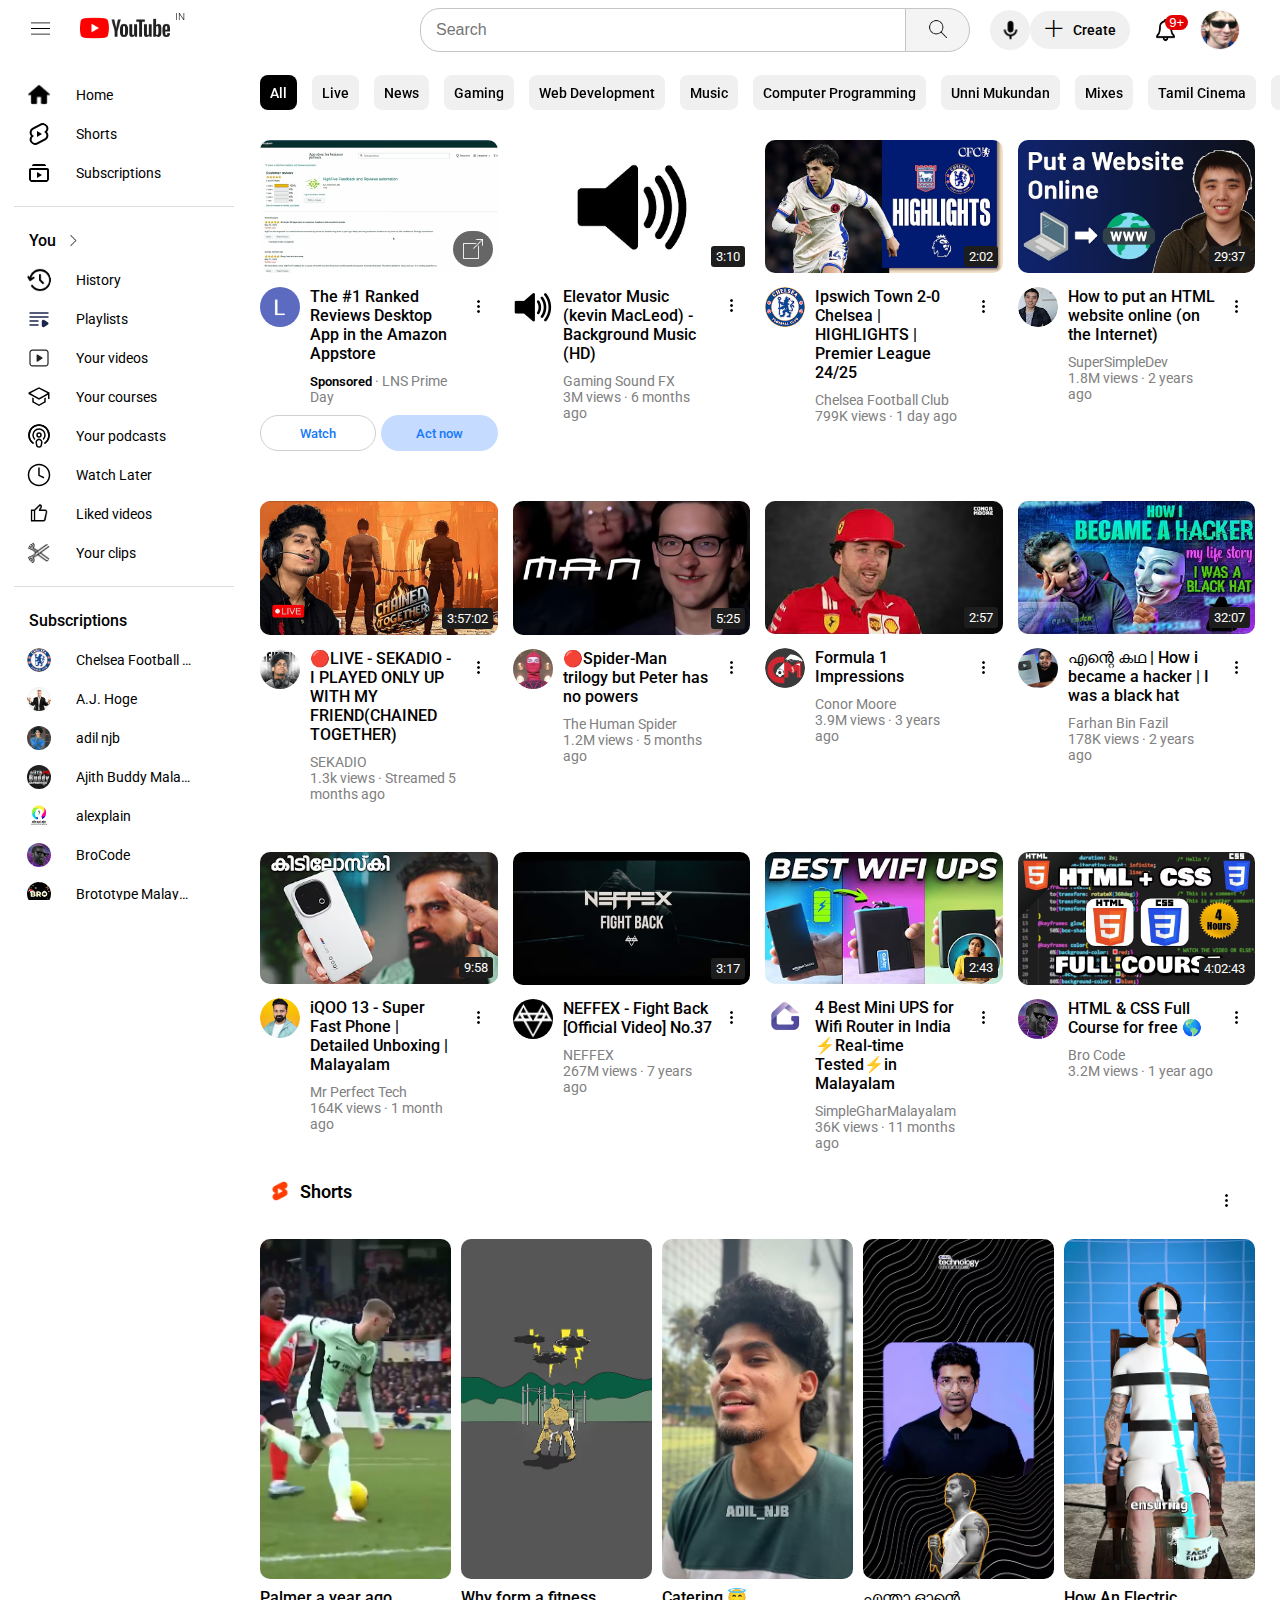
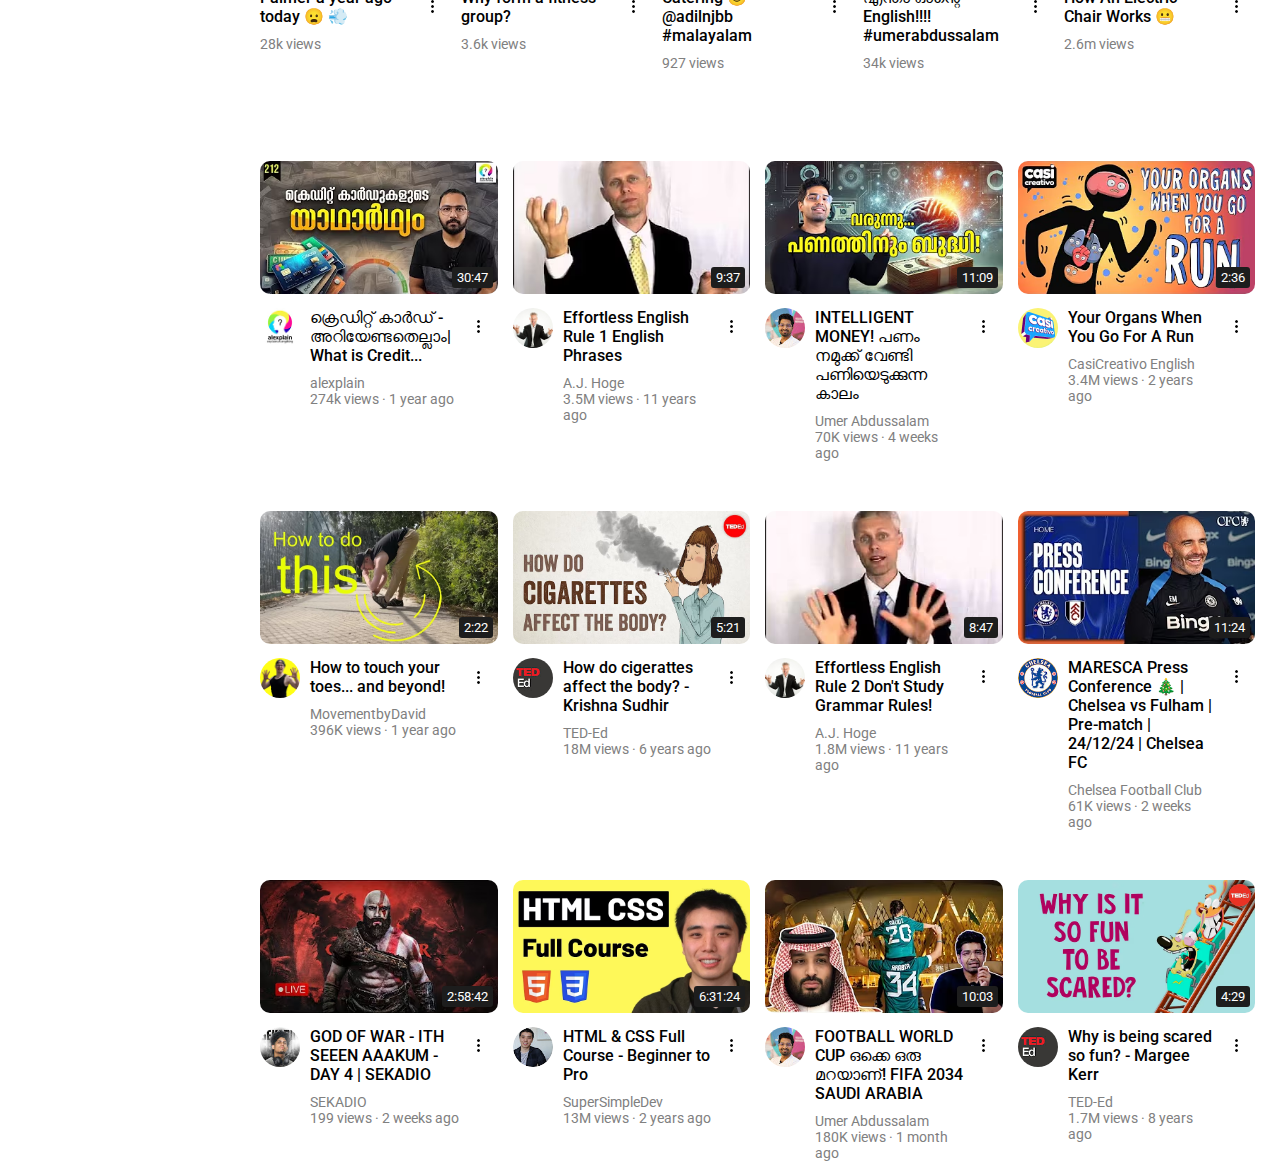
<file: index.html>
<!DOCTYPE html>
<html>
    <head>
        
        <title>YouTube clone</title>

        <link rel="preconnect" href="https://fonts.googleapis.com">
        <link rel="preconnect" href="https://fonts.gstatic.com" crossorigin>
        <link href="https://fonts.googleapis.com/css2?family=Roboto:ital,wght@0,100;0,300;0,400;0,500;0,700;0,900;1,100;1,300;1,400;1,500;1,700;1,900&display=swap" rel="stylesheet">

        <link rel="stylesheet" href="styles/top-header.css">
            <link rel="stylesheet" href="styles/top-header-left-section.css">
            <link rel="stylesheet" href="styles/top-header-middle-section.css">
            <link rel="stylesheet" href="styles/top-header-right-section.css">

        <link rel="stylesheet" href="styles/bottom-header.css">

        <link rel="stylesheet" href="styles/sidebar.css">

        <link rel="stylesheet" href="styles/general.css">

        <link rel="stylesheet" href="styles/main content.css">

        <link rel="stylesheet" href="styles/shorts section.css">

    </head>

    <body>
                                                                <!--top header-->
<!--******************************************************************************************************************************************************************-->
            <div class="top-header">
                                                        <!--top header left section-->
            <!--******************************************************************************-->
                <div class="top-header-left-section">                    
                    <button class="menu-button">
                        <img class="menu-image" src="icons/menu icon.png" alt="">
                    </button>
                    <div class="youtube-logo">
                        <img class="youtube-logo-image" src="icons/youtube-logo-icon.webp" alt="">
                        <p class="youtube-logo-superscript">IN</p>
                    </div>
                </div>
                                                        <!--top header middle section-->
            <!--******************************************************************************-->
                <div class="top-header-middle-section">
                    <div class="search-box-container"><input class="search-box" type="text" name="" id="" placeholder="Search"></div>
                    <button class="search-button">
                        <img class="search-button-image" src="icons/search-icon.png" alt="">
                        <div class="tooltip">Search</div>
                    </button>
                    <button class="voice-search-button">
                        <img class="voice-search-button-image" src="icons/voice search.png" alt="">
                        <div class="tooltip">Search with your voice</div>
                    </button>
                </div>
                                                        <!--top header right section-->
            <!--********************************************************************************-->    
                <div class="top-header-right-section">
                    <button class="create-button">
                        <p class="plus-symbol">&plus;</p>
                        Create
                    </button>
                    <button class="notifications-button">
                        <img class="notifications-button-image" src="icons/bell icon.png" alt="">
                        <div class="tooltip">Notifications</div>
                        <div class="notifications-count">9&plus;</div>
                    </button>
                    <button class="profile-button">
                        <img class="profile-button-image" src="icons/profile.jpg" alt="">
                    </button>
                </div>
            <!--**********************************************************************************-->    
            </div>
                                                                    <!--bottom header-->
<!--*****************************************************************************************************************************************************************-->
            <div class="bottom-header">
                <button style="background-color: black; color: white;">All</button>
                <button>Live</button>
                <button>News</button>
                <button>Gaming</button>
                <button>Web Development</button>
                <button>Music</button>
                <button>Computer Programming</button>
                <button>Unni Mukundan</button>
                <button>Mixes</button>
                <button>Tamil Cinema</button>
                <button>Trailers</button>
                <button>Electronic circuits</button>
                <button>Dramedy</button>
                <button>Thrillers</button>
                <button>Sketch comedy</button>
                <button>Smartphones</button>
                <button>Gadgets</button>
                <button>Physics</button>
                <button>Recently uploaded</button>
                <button>Watched</button>
                <button>New to you</button>
            </div>
<!--*****************************************************************************************************************************************************************-->
                                                                        <!--sidebar-->
<!--*****************************************************************************************************************************************************************-->
            <div class="sidebar">
                                                         <!--sidebar top section-->
            <!--***********************************************************************************-->    
                <div class="sidebar-top-section" style="padding-top: 0px;">
                    <div class="sidebar-rows">
                        <img src="icons/home icon.png" alt="">
                        <div>Home</div>
                    </div>

                    <div class="sidebar-rows">
                        <img src="icons/shorts icon.png" alt="">
                        <div>Shorts</div>
                    </div>

                    <div class="sidebar-rows">
                        <img src="icons/subscriptions icon.png" alt="">
                        <div>Subscriptions</div>
                    </div>
                </div>
                                                            <!--sidebar you section-->
            <!--*************************************************************************************-->    
                <div class="sidebar-you-section">
                    
                    <div class="sidebar-section-titles sidebar-rows">
                        <div style="width: 30px;
                        margin-right: -8px;">You</div>
                        <img src="icons/right direction.png" alt="" style="width: 17px;">
                    </div>

                    <div class="sidebar-rows">
                        <img src="icons/history.png" alt="">
                        <div>History</div>
                    </div>

                    <div class="sidebar-rows">
                        <img src="icons/playlist.svg" alt="">
                        <div>Playlists</div>
                    </div>

                    <div class="sidebar-rows">
                        <img src="icons/video-clip.svg" alt="">
                        <div>Your videos</div>
                    </div>

                    <div class="sidebar-rows">
                        <img src="icons/school.svg" alt="">
                        <div>Your courses</div>
                    </div>

                    <div class="sidebar-rows">
                        <img src="icons/podcast.svg" alt="">
                        <div>Your podcasts</div>
                    </div>

                    <div class="sidebar-rows">
                        <img src="icons/clock.svg" alt="">
                        <div>Watch Later</div>
                    </div>

                    <div class="sidebar-rows">
                        <img src="icons/like.png" alt="">
                        <div>Liked videos</div>
                    </div>

                    <div class="sidebar-rows">
                        <img src="icons/clips.png" alt="">
                        <div>Your clips</div>
                    </div>
              
                </div>
                                                <!--sidebar subscriptions section-->
             <!--**************************************************************************-->   
                <div class="sidebar-subscriptions-section">

                    <div class="sidebar-section-titles">Subscriptions</div>

                    <div class="sidebar-rows">
                        <img src="channel pictures/chelsea.jpg" alt="">
                        <div>Chelsea Football Club</div>
                    </div>

                    <div class="sidebar-rows">
                        <img src="channel pictures/aj hoge.jpg" alt="">
                        <div>A.J. Hoge</div>
                    </div>

                    <div class="sidebar-rows">
                        <img src="channel pictures/adil njb.jpg" alt="">
                        <div>adil njb</div>
                    </div>

                    <div class="sidebar-rows">
                        <img src="channel pictures/ajith buddy.jpg" alt="">
                        <div>Ajith Buddy Malayalam</div>
                    </div>

                    <div class="sidebar-rows">
                        <img src="channel pictures/alexplain.jpg" alt="">
                        <div>alexplain</div>
                    </div>

                    <div class="sidebar-rows">
                        <img src="channel pictures/bro code.jpg" alt="">
                        <div>BroCode</div>
                    </div>

                    <div class="sidebar-rows">
                        <img src="channel pictures/brototype.jpg" alt="">
                        <div>Brototype Malayalam</div>
                    </div>

                    <div class="sidebar-rows">
                        <img src="icons/down direction.png" alt="">
                        <div>Show more</div>
                    </div>
                </div>
                                                <!--sidebar explore section-->
            <!--*******************************************************************************-->    
                <div class="sidebar-explore-section">
                    
                    <div class="sidebar-section-titles">Explore</div>

                    <div class="sidebar-rows">
                        <img src="icons/trending.png" alt="">
                        <div>Trending</div>
                    </div>

                    <div class="sidebar-rows">
                        <img src="icons/shopping-bag.png" alt="">
                        <div>Shopping</div>
                    </div>

                    <div class="sidebar-rows">
                        <img src="icons/music.png" alt="">
                        <div>Music</div>
                    </div>

                    <div class="sidebar-rows">
                        <img src="icons/film clapper.png" alt="">
                        <div>Films</div>
                    </div>

                    <div class="sidebar-rows">
                        <img src="icons/live.png" alt="">
                        <div>Live</div>
                    </div>

                    <div class="sidebar-rows">
                        <img src="icons/gaming.png" alt="">
                        <div>Gaming</div>
                    </div>

                    <div class="sidebar-rows">
                        <img src="icons/news.png" alt="">
                        <div>News</div>
                    </div>

                    <div class="sidebar-rows">
                        <img src="icons/sports.png" alt="">
                        <div>Sports</div>
                    </div>

                    <div class="sidebar-rows">
                        <img src="icons/school.svg" alt="">
                        <div>Courses</div>
                    </div>
                    
                    <div class="sidebar-rows">
                        <img src="icons/fashion.png" alt="">
                        <div>Fashion & beauty</div>
                    </div>

                    <div class="sidebar-rows">
                        <img src="icons/podcast.svg" alt="">
                        <div>podcasts</div>
                    </div>
                </div>
                                                <!--sidebar more from youtube section-->
            <!--**********************************************************************************-->    
                <div class="sidebar-more-from-youtube-section">

                    <div class="sidebar-section-titles">More from YouTube</div>

                    <div class="sidebar-rows">
                        <img src="icons/youtube.png" alt="">
                        <div>YouTube Premium</div>
                    </div>

                    <div class="sidebar-rows">
                        <img src="icons/youtube-studio.png" alt="">
                        <div>YouTube Studio</div>
                    </div>

                    <div class="sidebar-rows">
                        <img src="icons/youtube-music.png" alt="">
                        <div>YouTube Music</div>
                    </div>

                    <div class="sidebar-rows">
                        <img src="icons/youtube kids.png" alt="">
                        <div>YouTube Kids</div>
                    </div>
                </div>
                <div class="sidebar-settings-section">

                    <div class="sidebar-rows">
                        <img src="icons/settings.png" alt="">
                        <div>Settings</div>
                    </div>

                    <div class="sidebar-rows">
                        <img src="icons/flag.png" alt="">
                        <div>Report history</div>
                    </div>

                    <div class="sidebar-rows">
                        <img src="icons/help.png" alt="">
                        <div>Help</div>
                    </div>

                    <div class="sidebar-rows">
                        <img src="icons/feedback.png" alt="">
                        <div>Send feedback</div>
                    </div>
                </div>
                                                <!--sidebar about section-->
            <!--*********************************************************************************-->    
                <div class="sidebar-about-section">
                    <a href="">About&nbsp;</a>
                    <a href="">Press&nbsp;</a> 
                    <a href="">Copyright&nbsp;</a><br>
                    <a href="">Contact us&nbsp;</a>
                    <a href="">Creator&nbsp;</a>
                    <a href="">Advertise&nbsp;</a>
                    <a href="">Developers&nbsp;</a>
                    <br><br>
                    <a href="">Terms&nbsp;</a>
                    <a href="">Privacy&nbsp;</a>
                    <a href="">Policy & Safety&nbsp;</a><br>
                    <a href="">How YouTube works&nbsp;</a><br>
                    <a href="">Test new features&nbsp;</a>

                    <br><br>
                    <p>&copy; 2024 Google LLC</p>
                </div>
            <!--***************************************************************************************-->    
            </div>
<!--****************************************************************************************************************************************************************-->


<!--****************************************************************************************************************************************************************-->
                                                <!--main content-->
        <div class="main-content">

            <div class="video-container">
                <div  class="video-thumbnail-section">
                    <div class="video-time" style="border-radius: 20px;
                    height: 30px;
                    width: 30px;
                    display: flex;
                    justify-content: center;
                    align-items: center;
                    background-color: rgb(102, 102, 102);"><img src="icons/open link.png" alt="" style="width: 20px;"></div>
                    <img  class="video-thumbnail" src="video thumbnails/ad.avif" alt="">
                </div>

                <div class="video-info-section">
                    <div>
                        <img class="channel-picture" src="channel pictures/ad profile.jpg" alt="">
                    </div>

                    <div class="video-info">
                        <div class="video-title">The #1 Ranked Reviews Desktop App in the Amazon Appstore</div>
                        <div class="video-author"><span style="font-weight: 600; color: black;
                        font-size: 13px;">Sponsored</span> &middot; LNS Prime Day</div>
                    </div>

                    <div>
                        <button class="video-options-button">
                            <img class="video-options-button-image" src="icons/downward three dots button.png" alt="">
                        </button>
                    </div>
                </div>

                <div class="ad-buttons-section">
                    <button class="watch-button">Watch</button>
                    <button class="act-now-button">Act now</button>
                </div>
            </div>


            <div class="video-container">
                <div  class="video-thumbnail-section">
                    <div class="video-time">3:10</div>
                    <img  class="video-thumbnail" src="video thumbnails/gaming sound vid 1.avif" alt="">
                </div>

                <div class="video-info-section">
                    <div>
                        <img class="channel-picture" src="channel pictures/gaming sound fx.jpg" alt="">
                    </div>

                    <div class="video-info">
                        <div class="video-title">Elevator Music (kevin MacLeod) - Background Music (HD)</div>
                        <div class="video-author">Gaming Sound FX</div>
                        <div class="video-stats">3M views &middot; 6 months ago</div>
                    </div>

                    <div>
                        <button class="video-options-button">
                            <img class="video-options-button-image" src="icons/downward three dots button.png" alt="">
                        </button>
                    </div>
                </div>
            </div>


            <div class="video-container">
                <div  class="video-thumbnail-section">
                    <div class="video-time">2:02</div>
                    <img  class="video-thumbnail" src="video thumbnails/chelsea vid 1.avif" alt="">
                </div>

                <div class="video-info-section">
                    <div>
                        <img class="channel-picture" src="channel pictures/chelsea.jpg" alt="">
                    </div>

                    <div class="video-info">
                        <div class="video-title">Ipswich Town 2-0 Chelsea | HIGHLIGHTS | Premier League 24/25</div>
                        <div class="video-author">Chelsea Football Club</div>
                        <div class="video-stats">799K views &middot; 1 day ago</div>
                    </div>

                    <div>
                        <button class="video-options-button">
                            <img class="video-options-button-image" src="icons/downward three dots button.png" alt="">
                        </button>
                    </div>
                </div>
            </div>
            
            <div class="video-container">
                <div  class="video-thumbnail-section">
                    <div class="video-time">29:37</div>
                    <img  class="video-thumbnail" src="video thumbnails/super simple dev vid 1.avif" alt="">
                </div>

                <div class="video-info-section">
                    <div>
                        <img class="channel-picture" src="channel pictures/super simple dev.jpg" alt="">
                    </div>

                    <div class="video-info">
                        <div class="video-title">How to put an HTML website online (on the Internet)</div>
                        <div class="video-author">SuperSimpleDev</div>
                        <div class="video-stats">1.8M views &middot; 2 years ago</div>
                    </div>

                    <div>
                        <button class="video-options-button">
                            <img class="video-options-button-image" src="icons/downward three dots button.png" alt="">
                        </button>
                    </div>
                </div>
            </div>

            <div class="video-container">
                <div  class="video-thumbnail-section">
                    <div class="video-time">3:57:02</div>
                    <img  class="video-thumbnail" src="video thumbnails/sekadio vid 1.avif" alt="">
                </div>

                <div class="video-info-section">
                    <div>
                        <img class="channel-picture" src="channel pictures/sekadio.jpg" alt="">
                    </div>

                    <div class="video-info">
                        <div class="video-title">&#128308;LIVE - SEKADIO - I PLAYED ONLY UP WITH MY FRIEND(CHAINED TOGETHER)</div>
                        <div class="video-author">SEKADIO</div>
                        <div class="video-stats">1.3k views &middot; Streamed 5 months ago</div>
                    </div>

                    <div>
                        <button class="video-options-button">
                            <img class="video-options-button-image" src="icons/downward three dots button.png" alt="">
                        </button>
                    </div>
                </div>
            </div>

            <div class="video-container">
                <div  class="video-thumbnail-section">
                    <div class="video-time">5:25</div>
                    <img  class="video-thumbnail" src="video thumbnails/the human spider vid 1.avif" alt="">
                </div>

                <div class="video-info-section">
                    <div>
                        <img class="channel-picture" src="channel pictures/the human spider.jpg" alt="">
                    </div>

                    <div class="video-info">
                        <div class="video-title">&#128308;Spider-Man trilogy but Peter has no powers</div>
                        <div class="video-author">The Human Spider</div>
                        <div class="video-stats">1.2M views &middot; 5 months ago</div>
                    </div>

                    <div>
                        <button class="video-options-button">
                            <img class="video-options-button-image" src="icons/downward three dots button.png" alt="">
                        </button>
                    </div>
                </div>
            </div>

            <div class="video-container">
                <div  class="video-thumbnail-section">
                    <div class="video-time">2:57</div>
                    <img  class="video-thumbnail" src="video thumbnails/conor moore vid 1.avif" alt="">
                </div>

                <div class="video-info-section">
                    <div>
                        <img class="channel-picture" src="channel pictures/conor moore.jpg" alt="">
                    </div>

                    <div class="video-info">
                        <div class="video-title">Formula 1 Impressions</div>
                        <div class="video-author">Conor Moore</div>
                        <div class="video-stats">3.9M views &middot; 3 years ago</div>
                    </div>

                    <div>
                        <button class="video-options-button">
                            <img class="video-options-button-image" src="icons/downward three dots button.png" alt="">
                        </button>
                    </div>
                </div>
            </div>

            <div class="video-container">
                <div  class="video-thumbnail-section">
                    <div class="video-time">32:07</div>
                    <img  class="video-thumbnail" src="video thumbnails/farhan bin fazil vid 1.avif" alt="">
                </div>

                <div class="video-info-section">
                    <div>
                        <img class="channel-picture" src="channel pictures/farhan bin fazil.jpg" alt="">
                    </div>

                    <div class="video-info">
                        <div class="video-title">എന്റെ കഥ | How i became a hacker | I was a black hat</div>
                        <div class="video-author">Farhan Bin Fazil</div>
                        <div class="video-stats">178K views &middot; 2 years ago</div>
                    </div>

                    <div>
                        <button class="video-options-button">
                            <img class="video-options-button-image" src="icons/downward three dots button.png" alt="">
                        </button>
                    </div>
                </div>
            </div>

            <div class="video-container">
                <div  class="video-thumbnail-section">
                    <div class="video-time">9:58</div>
                    <img  class="video-thumbnail" src="video thumbnails/mr perfect tech vid 1.avif" alt="">
                </div>

                <div class="video-info-section">
                    <div>
                        <img class="channel-picture" src="channel pictures/mr perfect tech.jpg" alt="">
                    </div>

                    <div class="video-info">
                        <div class="video-title">iQOO 13 - Super Fast Phone | Detailed Unboxing | Malayalam</div>
                        <div class="video-author">Mr Perfect Tech</div>
                        <div class="video-stats">164K views &middot; 1 month ago</div>
                    </div>

                    <div>
                        <button class="video-options-button">
                            <img class="video-options-button-image" src="icons/downward three dots button.png" alt="">
                        </button>
                    </div>
                </div>
            </div>

            <div class="video-container">
                <div  class="video-thumbnail-section">
                    <div class="video-time">3:17</div>
                    <img  class="video-thumbnail" src="video thumbnails/neffex vid 1.avif" alt="">
                </div>

                <div class="video-info-section">
                    <div>
                        <img class="channel-picture" src="channel pictures/neffex.jpg" alt="">
                    </div>

                    <div class="video-info">
                        <div class="video-title">NEFFEX - Fight Back [Official Video] No.37</div>
                        <div class="video-author">NEFFEX</div>
                        <div class="video-stats">267M views &middot; 7 years ago</div>
                    </div>

                    <div>
                        <button class="video-options-button">
                            <img class="video-options-button-image" src="icons/downward three dots button.png" alt="">
                        </button>
                    </div>
                </div>
            </div>

            <div class="video-container">
                <div  class="video-thumbnail-section">
                    <div class="video-time">2:43</div>
                    <img  class="video-thumbnail" src="video thumbnails/simple ghar vid 1.avif" alt="">
                </div>

                <div class="video-info-section">
                    <div>
                        <img class="channel-picture" src="channel pictures/simple ghar.jpg" alt="">
                    </div>

                    <div class="video-info">
                        <div class="video-title">4 Best Mini UPS for Wifi Router in India ⚡️Real-time Tested⚡️in Malayalam</div>
                        <div class="video-author">SimpleGharMalayalam</div>
                        <div class="video-stats">36K views &middot; 11 months ago</div>
                    </div>

                    <div>
                        <button class="video-options-button">
                            <img class="video-options-button-image" src="icons/downward three dots button.png" alt="">
                        </button>
                    </div>
                </div>
            </div>

            <div class="video-container">
                <div  class="video-thumbnail-section">
                    <div class="video-time">4:02:43</div>
                    <img  class="video-thumbnail" src="video thumbnails/bro code vid 1.avif" alt="">
                </div>

                <div class="video-info-section">
                    <div>
                        <img class="channel-picture" src="channel pictures/bro code.jpg" alt="">
                    </div>

                    <div class="video-info">
                        <div class="video-title">HTML & CSS Full Course for free 🌎</div>
                        <div class="video-author">Bro Code</div>
                        <div class="video-stats">3.2M views &middot; 1 year ago</div>
                    </div>

                    <div>
                        <button class="video-options-button">
                            <img class="video-options-button-image" src="icons/downward three dots button.png" alt="">
                        </button>
                    </div>
                </div>
            </div>

            
        </div>                           <!--shorts section-->

            <div class="shorts-section">
                <div class="shorts-icon">
                    <img class="shorts-icon-image" src="icons/you tube shorts icon red color.png" alt="">
                </div>
    
                <div class="shorts-logo-name">Shorts</div>
                <div class="shorts-option-button">
                    <img class="shorts-option-button-image" src="icons/downward three dots button.png" alt="">
                </div>
            </div>

            <div class="shorts-video-section">
                <div>
                    <div>
                        <img class="shorts-thumbnail-image" src="video thumbnails/chelsea shorts 1.avif" alt="">
                    </div>
                    <div class="shorts-info-section">
                        <div class="shorts-info">
                            <div class="shorts-title">Palmer a year ago today &#128550; &#128168;</div>
                            <div class="shorts-stats">28k views</div>
                        </div>
                        <div class="shorts-option-button">
                            <img class="shorts-option-button-image" src="icons/downward three dots button.png" alt="">
                        </div>
                    </div>
                </div>

                <div>
                    <div>
                        <img class="shorts-thumbnail-image" src="video thumbnails/yellow dude shorts 1.avif" alt="">
                    </div>
                    <div class="shorts-info-section">
                        <div class="shorts-info">
                            <div class="shorts-title">Why form a fitness group?</div>
                            <div class="shorts-stats">3.6k views</div>
                        </div>
                        <div class="shorts-option-button">
                            <img class="shorts-option-button-image" src="icons/downward three dots button.png" alt="">
                        </div>
                    </div>
                </div>

                <div>
                    <div>
                        <img class="shorts-thumbnail-image" src="video thumbnails/adil njb shorts 1.avif" alt="">
                    </div>
                    <div class="shorts-info-section">
                        <div class="shorts-info">
                            <div class="shorts-title">Catering &#128519; @adilnjbb #malayalam</div>
                            <div class="shorts-stats">927 views</div>
                        </div>
                        <div class="shorts-option-button">
                            <img class="shorts-option-button-image" src="icons/downward three dots button.png" alt="">
                        </div>
                    </div>
                </div>

                <div>
                    <div>
                        <img class="shorts-thumbnail-image" src="video thumbnails/umer abdussalam shorts1.avif" alt="">
                    </div>
                    <div class="shorts-info-section">
                        <div class="shorts-info">
                            <div class="shorts-title">എന്താ ഓന്റെ English!!!! #umerabdussalam</div>
                            <div class="shorts-stats">34k views</div>
                        </div>
                        <div class="shorts-option-button">
                            <img class="shorts-option-button-image" src="icons/downward three dots button.png" alt="">
                        </div>
                    </div>
                </div>
                <div>
                    <div>
                        <img class="shorts-thumbnail-image" src="video thumbnails/zack films shorts 1.avif" alt="">
                    </div>
                    <div class="shorts-info-section">
                        <div class="shorts-info">
                            <div class="shorts-title">How An Electric Chair Works &#128556;</div>
                            <div class="shorts-stats">2.6m views</div>
                        </div>
                        <div class="shorts-option-button">
                            <img class="shorts-option-button-image" src="icons/downward three dots button.png" alt="">
                        </div>
                    </div>
                </div>
        
        </div>
        
        <div class="main-content">
            <div class="video-container">
                <div  class="video-thumbnail-section">
                    <div class="video-time">30:47</div>
                    <img  class="video-thumbnail" src="video thumbnails/alexplain vid 1.avif" alt="">
                </div>

                <div class="video-info-section">
                    <div>
                        <img class="channel-picture" src="channel pictures/alexplain.jpg" alt="">
                    </div>

                    <div class="video-info">
                        <div class="video-title">ക്രെഡിറ്റ്‌ കാർഡ് - അറിയേണ്ടതെല്ലാം| What is Credit...</div>
                        <div class="video-author">alexplain</div>
                        <div class="video-stats">274k views &middot; 1 year ago</div>
                    </div>

                    <div>
                        <button class="video-options-button">
                            <img class="video-options-button-image" src="icons/downward three dots button.png" alt="">
                        </button>
                    </div>
                </div>
            </div>


            <div class="video-container">
                <div  class="video-thumbnail-section">
                    <div class="video-time">9:37</div>
                    <img  class="video-thumbnail" src="video thumbnails/aj hoge vid 1.avif" alt="">
                </div>

                <div class="video-info-section">
                    <div>
                        <img class="channel-picture" src="channel pictures/aj hoge.jpg" alt="">
                    </div>

                    <div class="video-info">
                        <div class="video-title">Effortless English Rule 1 English Phrases</div>
                        <div class="video-author">A.J. Hoge</div>
                        <div class="video-stats">3.5M views &middot; 11 years ago</div>
                    </div>

                    <div>
                        <button class="video-options-button">
                            <img class="video-options-button-image" src="icons/downward three dots button.png" alt="">
                        </button>
                    </div>
                </div>
            </div>


            <div class="video-container">
                <div  class="video-thumbnail-section">
                    <div class="video-time">11:09</div>
                    <img  class="video-thumbnail" src="video thumbnails/umer abdussalam vid 1.avif" alt="">
                </div>

                <div class="video-info-section">
                    <div>
                        <img class="channel-picture" src="channel pictures/umer abdussalam.jpg" alt="">
                    </div>

                    <div class="video-info">
                        <div class="video-title">INTELLIGENT MONEY! പണം നമുക്ക് വേണ്ടി പണിയെടുക്കുന്ന കാലം</div>
                        <div class="video-author">Umer Abdussalam</div>
                        <div class="video-stats">70K views &middot; 4 weeks ago</div>
                    </div>

                    <div>
                        <button class="video-options-button">
                            <img class="video-options-button-image" src="icons/downward three dots button.png" alt="">
                        </button>
                    </div>
                </div>
            </div>

            <div class="video-container">
                <div  class="video-thumbnail-section">
                    <div class="video-time">2:36</div>
                    <img  class="video-thumbnail" src="video thumbnails/casi creativo vid1.avif" alt="">
                </div>

                <div class="video-info-section">
                    <div>
                        <img class="channel-picture" src="channel pictures/casi creativo.jpg" alt="">
                    </div>

                    <div class="video-info">
                        <div class="video-title">Your Organs When You Go For A Run</div>
                        <div class="video-author">CasiCreativo English</div>
                        <div class="video-stats">3.4M views &middot; 2 years ago</div>
                    </div>

                    <div>
                        <button class="video-options-button">
                            <img class="video-options-button-image" src="icons/downward three dots button.png" alt="">
                        </button>
                    </div>
                </div>
            </div>

            <div class="video-container">
                <div  class="video-thumbnail-section">
                    <div class="video-time">2:22</div>
                    <img  class="video-thumbnail" src="video thumbnails/movement by david vid 1.avif" alt="">
                </div>

                <div class="video-info-section">
                    <div>
                        <img class="channel-picture" src="channel pictures/movement by david.jpg" alt="">
                    </div>

                    <div class="video-info">
                        <div class="video-title">How to touch your toes... and beyond!</div>
                        <div class="video-author">MovementbyDavid</div>
                        <div class="video-stats">396K views &middot; 1 year ago</div>
                    </div>

                    <div>
                        <button class="video-options-button">
                            <img class="video-options-button-image" src="icons/downward three dots button.png" alt="">
                        </button>
                    </div>
                </div>
            </div>

            <div class="video-container">
                <div  class="video-thumbnail-section">
                    <div class="video-time">5:21</div>
                    <img  class="video-thumbnail" src="video thumbnails/ted vid 1.avif" alt="">
                </div>

                <div class="video-info-section">
                    <div>
                        <img class="channel-picture" src="channel pictures/ted.jpg" alt="">
                    </div>

                    <div class="video-info">
                        <div class="video-title">How do cigerattes affect the body? - Krishna Sudhir</div>
                        <div class="video-author">TED-Ed</div>
                        <div class="video-stats">18M views &middot; 6 years ago</div>
                    </div>

                    <div>
                        <button class="video-options-button">
                            <img class="video-options-button-image" src="icons/downward three dots button.png" alt="">
                        </button>
                    </div>
                </div>
            </div>

            <div class="video-container">
                <div  class="video-thumbnail-section">
                    <div class="video-time">8:47</div>
                    <img  class="video-thumbnail" src="video thumbnails/aj hoge vid 2.avif" alt="">
                </div>

                <div class="video-info-section">
                    <div>
                        <img class="channel-picture" src="channel pictures/aj hoge.jpg" alt="">
                    </div>

                    <div class="video-info">
                        <div class="video-title">Effortless English Rule 2 Don't Study Grammar Rules!</div>
                        <div class="video-author">A.J. Hoge</div>
                        <div class="video-stats">1.8M views &middot; 11 years ago</div>
                    </div>

                    <div>
                        <button class="video-options-button">
                            <img class="video-options-button-image" src="icons/downward three dots button.png" alt="">
                        </button>
                    </div>
                </div>
            </div>

            <div class="video-container">
                <div  class="video-thumbnail-section">
                    <div class="video-time">11:24</div>
                    <img  class="video-thumbnail" src="video thumbnails/chelsea vid 2.avif" alt="">
                </div>

                <div class="video-info-section">
                    <div>
                        <img class="channel-picture" src="channel pictures/chelsea.jpg" alt="">
                    </div>

                    <div class="video-info">
                        <div class="video-title">MARESCA Press Conference 🎄 | Chelsea vs Fulham | Pre-match | 24/12/24 | Chelsea FC</div>
                        <div class="video-author">Chelsea Football Club</div>
                        <div class="video-stats">61K views &middot; 2 weeks ago</div>
                    </div>

                    <div>
                        <button class="video-options-button">
                            <img class="video-options-button-image" src="icons/downward three dots button.png" alt="">
                        </button>
                    </div>
                </div>
            </div>

            <div class="video-container">
                <div  class="video-thumbnail-section">
                    <div class="video-time">2:58:42</div>
                    <img  class="video-thumbnail" src="video thumbnails/sekadio vid 2.avif" alt="">
                </div>

                <div class="video-info-section">
                    <div>
                        <img class="channel-picture" src="channel pictures/sekadio.jpg" alt="">
                    </div>

                    <div class="video-info">
                        <div class="video-title">GOD OF WAR - ITH SEEEN AAAKUM - DAY 4 | SEKADIO</div>
                        <div class="video-author">SEKADIO</div>
                        <div class="video-stats">199 views &middot; 2 weeks ago</div>
                    </div>

                    <div>
                        <button class="video-options-button">
                            <img class="video-options-button-image" src="icons/downward three dots button.png" alt="">
                        </button>
                    </div>
                </div>
            </div>

            <div class="video-container">
                <div  class="video-thumbnail-section">
                    <div class="video-time">6:31:24</div>
                    <img  class="video-thumbnail" src="video thumbnails/super simple dev vid 2.avif" alt="">
                </div>

                <div class="video-info-section">
                    <div>
                        <img class="channel-picture" src="channel pictures/super simple dev.jpg" alt="">
                    </div>

                    <div class="video-info">
                        <div class="video-title">HTML & CSS Full Course - Beginner to Pro</div>
                        <div class="video-author">SuperSimpleDev</div>
                        <div class="video-stats">13M views &middot; 2 years ago</div>
                    </div>

                    <div>
                        <button class="video-options-button">
                            <img class="video-options-button-image" src="icons/downward three dots button.png" alt="">
                        </button>
                    </div>
                </div>
            </div>

            <div class="video-container">
                <div  class="video-thumbnail-section">
                    <div class="video-time">10:03</div>
                    <img  class="video-thumbnail" src="video thumbnails/umer abdussalam vid 2.avif" alt="">
                </div>

                <div class="video-info-section">
                    <div>
                        <img class="channel-picture" src="channel pictures/umer abdussalam.jpg" alt="">
                    </div>

                    <div class="video-info">
                        <div class="video-title">FOOTBALL WORLD CUP ഒക്കെ ഒരു മറയാണ്! FIFA 2034 SAUDI ARABIA</div>
                        <div class="video-author">Umer Abdussalam</div>
                        <div class="video-stats">180K views &middot; 1 month ago</div>
                    </div>

                    <div>
                        <button class="video-options-button">
                            <img class="video-options-button-image" src="icons/downward three dots button.png" alt="">
                        </button>
                    </div>
                </div>
            </div>

            <div class="video-container">
                <div  class="video-thumbnail-section">
                    <div class="video-time">4:29</div>
                    <img  class="video-thumbnail" src="video thumbnails/ted vid 2.avif" alt="">
                </div>

                <div class="video-info-section">
                    <div>
                        <img class="channel-picture" src="channel pictures/ted.jpg" alt="">
                    </div>

                    <div class="video-info">
                        <div class="video-title">Why is being scared so fun? - Margee Kerr</div>
                        <div class="video-author">TED-Ed</div>
                        <div class="video-stats">1.7M views &middot; 8 years ago</div>
                    </div>

                    <div>
                        <button class="video-options-button">
                            <img class="video-options-button-image" src="icons/downward three dots button.png" alt="">
                        </button>
                    </div>
                </div>
            </div>

        </div>
        
            
    </body>
</html>
</file>
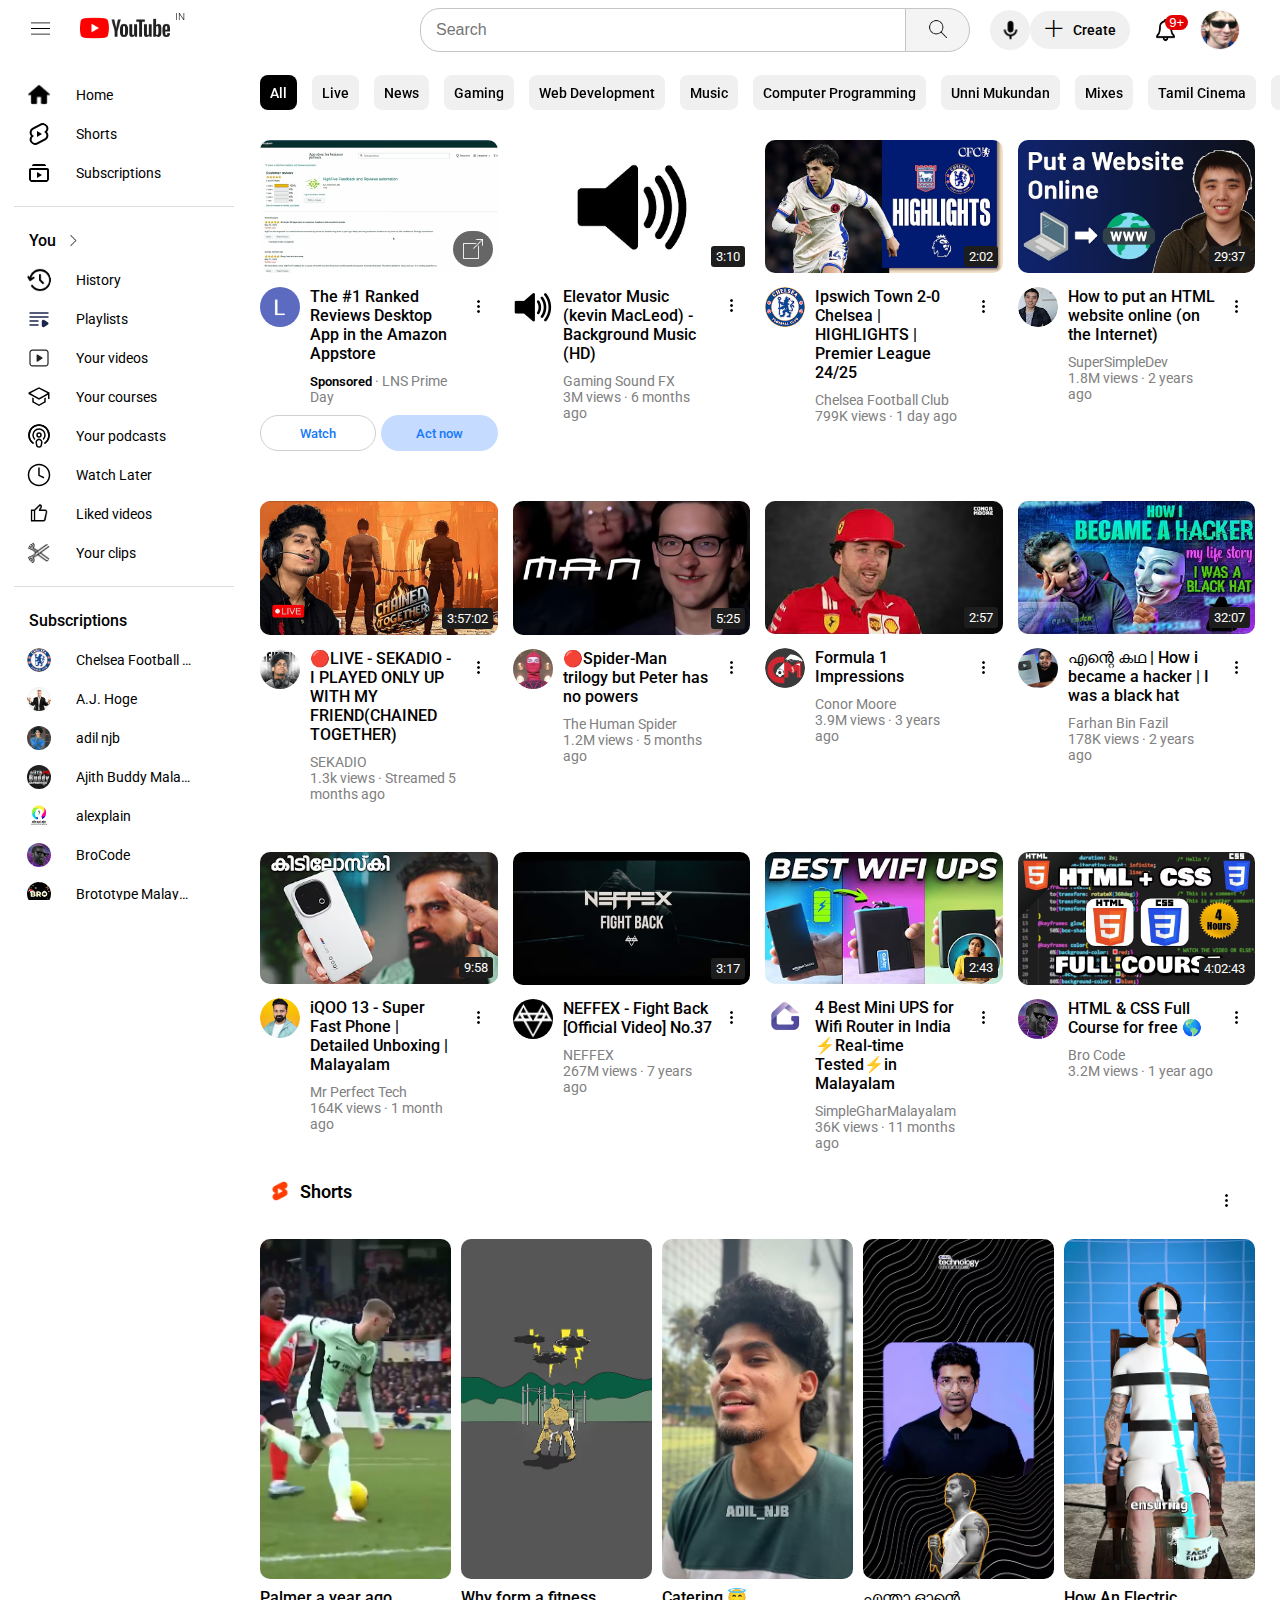
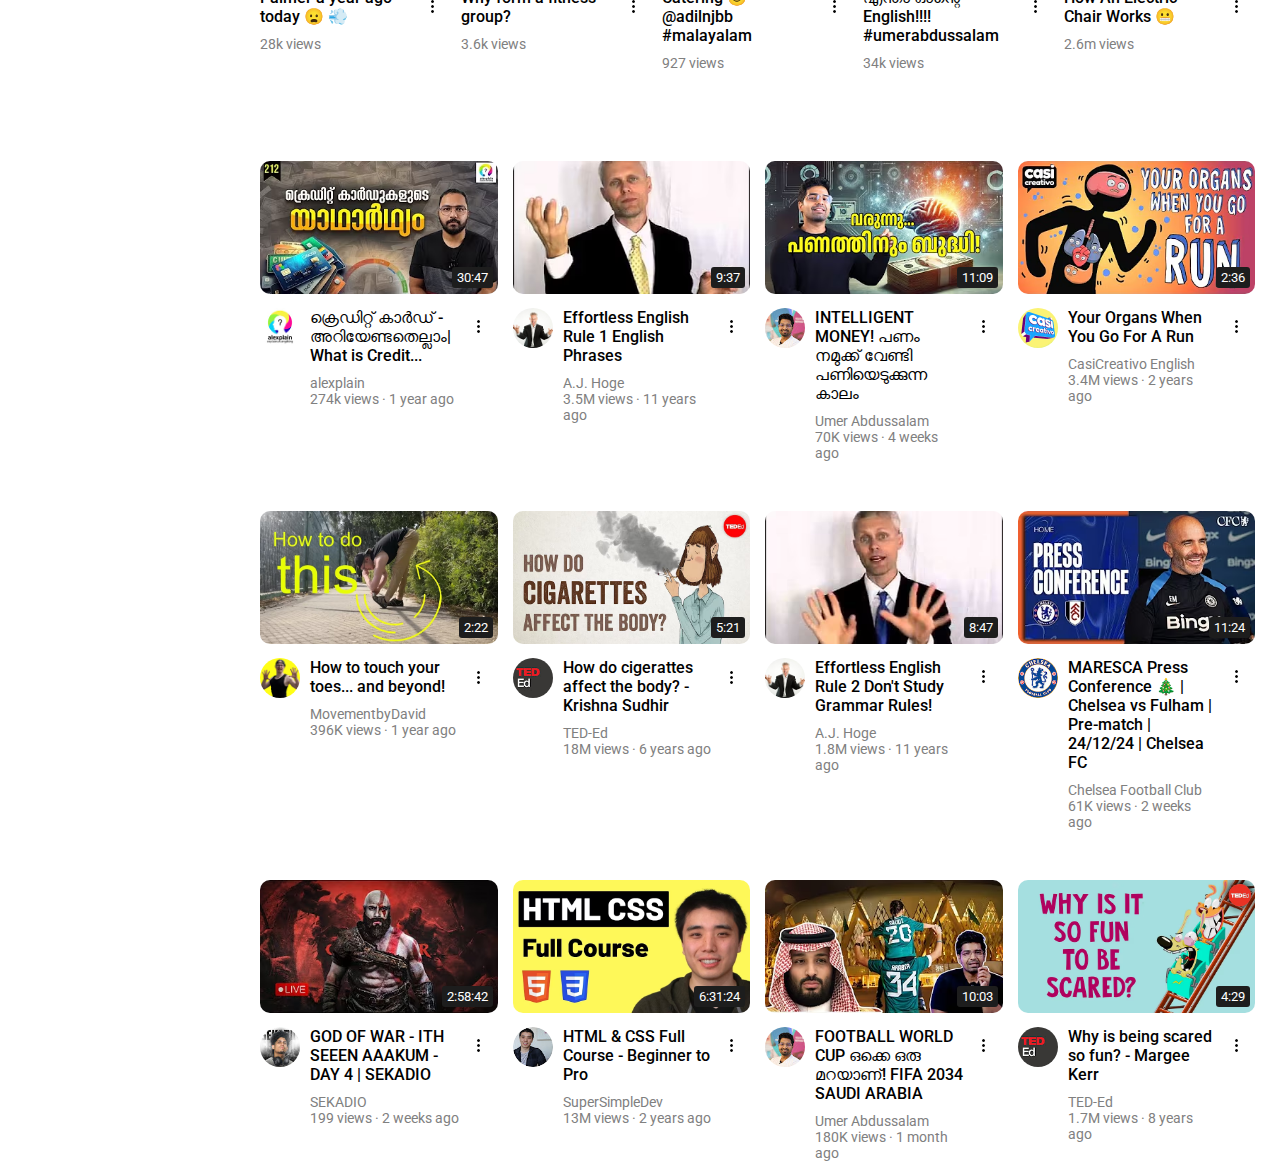
<file: youtube clone.html>
<!DOCTYPE html>
<html>
    <head>
        
        <title>YouTube clone</title>

        <link rel="preconnect" href="https://fonts.googleapis.com">
        <link rel="preconnect" href="https://fonts.gstatic.com" crossorigin>
        <link href="https://fonts.googleapis.com/css2?family=Roboto:ital,wght@0,100;0,300;0,400;0,500;0,700;0,900;1,100;1,300;1,400;1,500;1,700;1,900&display=swap" rel="stylesheet">

        <link rel="stylesheet" href="styles/top-header.css">
            <link rel="stylesheet" href="styles/top-header-left-section.css">
            <link rel="stylesheet" href="styles/top-header-middle-section.css">
            <link rel="stylesheet" href="styles/top-header-right-section.css">

        <link rel="stylesheet" href="styles/bottom-header.css">

        <link rel="stylesheet" href="styles/sidebar.css">

        <link rel="stylesheet" href="styles/general.css">

        <link rel="stylesheet" href="styles/main content.css">

        <link rel="stylesheet" href="styles/shorts section.css">

    </head>

    <body>
                                                                <!--top header-->
<!--******************************************************************************************************************************************************************-->
            <div class="top-header">
                                                        <!--top header left section-->
            <!--******************************************************************************-->
                <div class="top-header-left-section">                    
                    <button class="menu-button">
                        <img class="menu-image" src="icons/menu icon.png" alt="">
                    </button>
                    <div class="youtube-logo">
                        <img class="youtube-logo-image" src="icons/youtube-logo-icon.webp" alt="">
                        <p class="youtube-logo-superscript">IN</p>
                    </div>
                </div>
                                                        <!--top header middle section-->
            <!--******************************************************************************-->
                <div class="top-header-middle-section">
                    <div class="search-box-container"><input class="search-box" type="text" name="" id="" placeholder="Search"></div>
                    <button class="search-button">
                        <img class="search-button-image" src="icons/search-icon.png" alt="">
                        <div class="tooltip">Search</div>
                    </button>
                    <button class="voice-search-button">
                        <img class="voice-search-button-image" src="icons/voice search.png" alt="">
                        <div class="tooltip">Search with your voice</div>
                    </button>
                </div>
                                                        <!--top header right section-->
            <!--********************************************************************************-->    
                <div class="top-header-right-section">
                    <button class="create-button">
                        <p class="plus-symbol">&plus;</p>
                        Create
                    </button>
                    <button class="notifications-button">
                        <img class="notifications-button-image" src="icons/bell icon.png" alt="">
                        <div class="tooltip">Notifications</div>
                        <div class="notifications-count">9&plus;</div>
                    </button>
                    <button class="profile-button">
                        <img class="profile-button-image" src="icons/profile.jpg" alt="">
                    </button>
                </div>
            <!--**********************************************************************************-->    
            </div>
                                                                    <!--bottom header-->
<!--*****************************************************************************************************************************************************************-->
            <div class="bottom-header">
                <button style="background-color: black; color: white;">All</button>
                <button>Live</button>
                <button>News</button>
                <button>Gaming</button>
                <button>Web Development</button>
                <button>Music</button>
                <button>Computer Programming</button>
                <button>Unni Mukundan</button>
                <button>Mixes</button>
                <button>Tamil Cinema</button>
                <button>Trailers</button>
                <button>Electronic circuits</button>
                <button>Dramedy</button>
                <button>Thrillers</button>
                <button>Sketch comedy</button>
                <button>Smartphones</button>
                <button>Gadgets</button>
                <button>Physics</button>
                <button>Recently uploaded</button>
                <button>Watched</button>
                <button>New to you</button>
            </div>
<!--*****************************************************************************************************************************************************************-->
                                                                        <!--sidebar-->
<!--*****************************************************************************************************************************************************************-->
            <div class="sidebar">
                                                         <!--sidebar top section-->
            <!--***********************************************************************************-->    
                <div class="sidebar-top-section" style="padding-top: 0px;">
                    <div class="sidebar-rows">
                        <img src="icons/home icon.png" alt="">
                        <div>Home</div>
                    </div>

                    <div class="sidebar-rows">
                        <img src="icons/shorts icon.png" alt="">
                        <div>Shorts</div>
                    </div>

                    <div class="sidebar-rows">
                        <img src="icons/subscriptions icon.png" alt="">
                        <div>Subscriptions</div>
                    </div>
                </div>
                                                            <!--sidebar you section-->
            <!--*************************************************************************************-->    
                <div class="sidebar-you-section">
                    
                    <div class="sidebar-section-titles sidebar-rows">
                        <div style="width: 30px;
                        margin-right: -8px;">You</div>
                        <img src="icons/right direction.png" alt="" style="width: 17px;">
                    </div>

                    <div class="sidebar-rows">
                        <img src="icons/history.png" alt="">
                        <div>History</div>
                    </div>

                    <div class="sidebar-rows">
                        <img src="icons/playlist.svg" alt="">
                        <div>Playlists</div>
                    </div>

                    <div class="sidebar-rows">
                        <img src="icons/video-clip.svg" alt="">
                        <div>Your videos</div>
                    </div>

                    <div class="sidebar-rows">
                        <img src="icons/school.svg" alt="">
                        <div>Your courses</div>
                    </div>

                    <div class="sidebar-rows">
                        <img src="icons/podcast.svg" alt="">
                        <div>Your podcasts</div>
                    </div>

                    <div class="sidebar-rows">
                        <img src="icons/clock.svg" alt="">
                        <div>Watch Later</div>
                    </div>

                    <div class="sidebar-rows">
                        <img src="icons/like.png" alt="">
                        <div>Liked videos</div>
                    </div>

                    <div class="sidebar-rows">
                        <img src="icons/clips.png" alt="">
                        <div>Your clips</div>
                    </div>
              
                </div>
                                                <!--sidebar subscriptions section-->
             <!--**************************************************************************-->   
                <div class="sidebar-subscriptions-section">

                    <div class="sidebar-section-titles">Subscriptions</div>

                    <div class="sidebar-rows">
                        <img src="channel pictures/chelsea.jpg" alt="">
                        <div>Chelsea Football Club</div>
                    </div>

                    <div class="sidebar-rows">
                        <img src="channel pictures/aj hoge.jpg" alt="">
                        <div>A.J. Hoge</div>
                    </div>

                    <div class="sidebar-rows">
                        <img src="channel pictures/adil njb.jpg" alt="">
                        <div>adil njb</div>
                    </div>

                    <div class="sidebar-rows">
                        <img src="channel pictures/ajith buddy.jpg" alt="">
                        <div>Ajith Buddy Malayalam</div>
                    </div>

                    <div class="sidebar-rows">
                        <img src="channel pictures/alexplain.jpg" alt="">
                        <div>alexplain</div>
                    </div>

                    <div class="sidebar-rows">
                        <img src="channel pictures/bro code.jpg" alt="">
                        <div>BroCode</div>
                    </div>

                    <div class="sidebar-rows">
                        <img src="channel pictures/brototype.jpg" alt="">
                        <div>Brototype Malayalam</div>
                    </div>

                    <div class="sidebar-rows">
                        <img src="icons/down direction.png" alt="">
                        <div>Show more</div>
                    </div>
                </div>
                                                <!--sidebar explore section-->
            <!--*******************************************************************************-->    
                <div class="sidebar-explore-section">
                    
                    <div class="sidebar-section-titles">Explore</div>

                    <div class="sidebar-rows">
                        <img src="icons/trending.png" alt="">
                        <div>Trending</div>
                    </div>

                    <div class="sidebar-rows">
                        <img src="icons/shopping-bag.png" alt="">
                        <div>Shopping</div>
                    </div>

                    <div class="sidebar-rows">
                        <img src="icons/music.png" alt="">
                        <div>Music</div>
                    </div>

                    <div class="sidebar-rows">
                        <img src="icons/film clapper.png" alt="">
                        <div>Films</div>
                    </div>

                    <div class="sidebar-rows">
                        <img src="icons/live.png" alt="">
                        <div>Live</div>
                    </div>

                    <div class="sidebar-rows">
                        <img src="icons/gaming.png" alt="">
                        <div>Gaming</div>
                    </div>

                    <div class="sidebar-rows">
                        <img src="icons/news.png" alt="">
                        <div>News</div>
                    </div>

                    <div class="sidebar-rows">
                        <img src="icons/sports.png" alt="">
                        <div>Sports</div>
                    </div>

                    <div class="sidebar-rows">
                        <img src="icons/school.svg" alt="">
                        <div>Courses</div>
                    </div>
                    
                    <div class="sidebar-rows">
                        <img src="icons/fashion.png" alt="">
                        <div>Fashion & beauty</div>
                    </div>

                    <div class="sidebar-rows">
                        <img src="icons/podcast.svg" alt="">
                        <div>podcasts</div>
                    </div>
                </div>
                                                <!--sidebar more from youtube section-->
            <!--**********************************************************************************-->    
                <div class="sidebar-more-from-youtube-section">

                    <div class="sidebar-section-titles">More from YouTube</div>

                    <div class="sidebar-rows">
                        <img src="icons/youtube.png" alt="">
                        <div>YouTube Premium</div>
                    </div>

                    <div class="sidebar-rows">
                        <img src="icons/youtube-studio.png" alt="">
                        <div>YouTube Studio</div>
                    </div>

                    <div class="sidebar-rows">
                        <img src="icons/youtube-music.png" alt="">
                        <div>YouTube Music</div>
                    </div>

                    <div class="sidebar-rows">
                        <img src="icons/youtube kids.png" alt="">
                        <div>YouTube Kids</div>
                    </div>
                </div>
                <div class="sidebar-settings-section">

                    <div class="sidebar-rows">
                        <img src="icons/settings.png" alt="">
                        <div>Settings</div>
                    </div>

                    <div class="sidebar-rows">
                        <img src="icons/flag.png" alt="">
                        <div>Report history</div>
                    </div>

                    <div class="sidebar-rows">
                        <img src="icons/help.png" alt="">
                        <div>Help</div>
                    </div>

                    <div class="sidebar-rows">
                        <img src="icons/feedback.png" alt="">
                        <div>Send feedback</div>
                    </div>
                </div>
                                                <!--sidebar about section-->
            <!--*********************************************************************************-->    
                <div class="sidebar-about-section">
                    <a href="">About&nbsp;</a>
                    <a href="">Press&nbsp;</a> 
                    <a href="">Copyright&nbsp;</a><br>
                    <a href="">Contact us&nbsp;</a>
                    <a href="">Creator&nbsp;</a>
                    <a href="">Advertise&nbsp;</a>
                    <a href="">Developers&nbsp;</a>
                    <br><br>
                    <a href="">Terms&nbsp;</a>
                    <a href="">Privacy&nbsp;</a>
                    <a href="">Policy & Safety&nbsp;</a><br>
                    <a href="">How YouTube works&nbsp;</a><br>
                    <a href="">Test new features&nbsp;</a>

                    <br><br>
                    <p>&copy; 2024 Google LLC</p>
                </div>
            <!--***************************************************************************************-->    
            </div>
<!--****************************************************************************************************************************************************************-->


<!--****************************************************************************************************************************************************************-->
                                                <!--main content-->
        <div class="main-content">

            <div class="video-container">
                <div  class="video-thumbnail-section">
                    <div class="video-time" style="border-radius: 20px;
                    height: 30px;
                    width: 30px;
                    display: flex;
                    justify-content: center;
                    align-items: center;
                    background-color: rgb(102, 102, 102);"><img src="icons/open link.png" alt="" style="width: 20px;"></div>
                    <img  class="video-thumbnail" src="video thumbnails/ad.avif" alt="">
                </div>

                <div class="video-info-section">
                    <div>
                        <img class="channel-picture" src="channel pictures/ad profile.jpg" alt="">
                    </div>

                    <div class="video-info">
                        <div class="video-title">The #1 Ranked Reviews Desktop App in the Amazon Appstore</div>
                        <div class="video-author"><span style="font-weight: 600; color: black;
                        font-size: 13px;">Sponsored</span> &middot; LNS Prime Day</div>
                    </div>

                    <div>
                        <button class="video-options-button">
                            <img class="video-options-button-image" src="icons/downward three dots button.png" alt="">
                        </button>
                    </div>
                </div>

                <div class="ad-buttons-section">
                    <button class="watch-button">Watch</button>
                    <button class="act-now-button">Act now</button>
                </div>
            </div>


            <div class="video-container">
                <div  class="video-thumbnail-section">
                    <div class="video-time">3:10</div>
                    <img  class="video-thumbnail" src="video thumbnails/gaming sound vid 1.avif" alt="">
                </div>

                <div class="video-info-section">
                    <div>
                        <img class="channel-picture" src="channel pictures/gaming sound fx.jpg" alt="">
                    </div>

                    <div class="video-info">
                        <div class="video-title">Elevator Music (kevin MacLeod) - Background Music (HD)</div>
                        <div class="video-author">Gaming Sound FX</div>
                        <div class="video-stats">3M views &middot; 6 months ago</div>
                    </div>

                    <div>
                        <button class="video-options-button">
                            <img class="video-options-button-image" src="icons/downward three dots button.png" alt="">
                        </button>
                    </div>
                </div>
            </div>


            <div class="video-container">
                <div  class="video-thumbnail-section">
                    <div class="video-time">2:02</div>
                    <img  class="video-thumbnail" src="video thumbnails/chelsea vid 1.avif" alt="">
                </div>

                <div class="video-info-section">
                    <div>
                        <img class="channel-picture" src="channel pictures/chelsea.jpg" alt="">
                    </div>

                    <div class="video-info">
                        <div class="video-title">Ipswich Town 2-0 Chelsea | HIGHLIGHTS | Premier League 24/25</div>
                        <div class="video-author">Chelsea Football Club</div>
                        <div class="video-stats">799K views &middot; 1 day ago</div>
                    </div>

                    <div>
                        <button class="video-options-button">
                            <img class="video-options-button-image" src="icons/downward three dots button.png" alt="">
                        </button>
                    </div>
                </div>
            </div>
            
            <div class="video-container">
                <div  class="video-thumbnail-section">
                    <div class="video-time">29:37</div>
                    <img  class="video-thumbnail" src="video thumbnails/super simple dev vid 1.avif" alt="">
                </div>

                <div class="video-info-section">
                    <div>
                        <img class="channel-picture" src="channel pictures/super simple dev.jpg" alt="">
                    </div>

                    <div class="video-info">
                        <div class="video-title">How to put an HTML website online (on the Internet)</div>
                        <div class="video-author">SuperSimpleDev</div>
                        <div class="video-stats">1.8M views &middot; 2 years ago</div>
                    </div>

                    <div>
                        <button class="video-options-button">
                            <img class="video-options-button-image" src="icons/downward three dots button.png" alt="">
                        </button>
                    </div>
                </div>
            </div>

            <div class="video-container">
                <div  class="video-thumbnail-section">
                    <div class="video-time">3:57:02</div>
                    <img  class="video-thumbnail" src="video thumbnails/sekadio vid 1.avif" alt="">
                </div>

                <div class="video-info-section">
                    <div>
                        <img class="channel-picture" src="channel pictures/sekadio.jpg" alt="">
                    </div>

                    <div class="video-info">
                        <div class="video-title">&#128308;LIVE - SEKADIO - I PLAYED ONLY UP WITH MY FRIEND(CHAINED TOGETHER)</div>
                        <div class="video-author">SEKADIO</div>
                        <div class="video-stats">1.3k views &middot; Streamed 5 months ago</div>
                    </div>

                    <div>
                        <button class="video-options-button">
                            <img class="video-options-button-image" src="icons/downward three dots button.png" alt="">
                        </button>
                    </div>
                </div>
            </div>

            <div class="video-container">
                <div  class="video-thumbnail-section">
                    <div class="video-time">5:25</div>
                    <img  class="video-thumbnail" src="video thumbnails/the human spider vid 1.avif" alt="">
                </div>

                <div class="video-info-section">
                    <div>
                        <img class="channel-picture" src="channel pictures/the human spider.jpg" alt="">
                    </div>

                    <div class="video-info">
                        <div class="video-title">&#128308;Spider-Man trilogy but Peter has no powers</div>
                        <div class="video-author">The Human Spider</div>
                        <div class="video-stats">1.2M views &middot; 5 months ago</div>
                    </div>

                    <div>
                        <button class="video-options-button">
                            <img class="video-options-button-image" src="icons/downward three dots button.png" alt="">
                        </button>
                    </div>
                </div>
            </div>

            <div class="video-container">
                <div  class="video-thumbnail-section">
                    <div class="video-time">2:57</div>
                    <img  class="video-thumbnail" src="video thumbnails/conor moore vid 1.avif" alt="">
                </div>

                <div class="video-info-section">
                    <div>
                        <img class="channel-picture" src="channel pictures/conor moore.jpg" alt="">
                    </div>

                    <div class="video-info">
                        <div class="video-title">Formula 1 Impressions</div>
                        <div class="video-author">Conor Moore</div>
                        <div class="video-stats">3.9M views &middot; 3 years ago</div>
                    </div>

                    <div>
                        <button class="video-options-button">
                            <img class="video-options-button-image" src="icons/downward three dots button.png" alt="">
                        </button>
                    </div>
                </div>
            </div>

            <div class="video-container">
                <div  class="video-thumbnail-section">
                    <div class="video-time">32:07</div>
                    <img  class="video-thumbnail" src="video thumbnails/farhan bin fazil vid 1.avif" alt="">
                </div>

                <div class="video-info-section">
                    <div>
                        <img class="channel-picture" src="channel pictures/farhan bin fazil.jpg" alt="">
                    </div>

                    <div class="video-info">
                        <div class="video-title">എന്റെ കഥ | How i became a hacker | I was a black hat</div>
                        <div class="video-author">Farhan Bin Fazil</div>
                        <div class="video-stats">178K views &middot; 2 years ago</div>
                    </div>

                    <div>
                        <button class="video-options-button">
                            <img class="video-options-button-image" src="icons/downward three dots button.png" alt="">
                        </button>
                    </div>
                </div>
            </div>

            <div class="video-container">
                <div  class="video-thumbnail-section">
                    <div class="video-time">9:58</div>
                    <img  class="video-thumbnail" src="video thumbnails/mr perfect tech vid 1.avif" alt="">
                </div>

                <div class="video-info-section">
                    <div>
                        <img class="channel-picture" src="channel pictures/mr perfect tech.jpg" alt="">
                    </div>

                    <div class="video-info">
                        <div class="video-title">iQOO 13 - Super Fast Phone | Detailed Unboxing | Malayalam</div>
                        <div class="video-author">Mr Perfect Tech</div>
                        <div class="video-stats">164K views &middot; 1 month ago</div>
                    </div>

                    <div>
                        <button class="video-options-button">
                            <img class="video-options-button-image" src="icons/downward three dots button.png" alt="">
                        </button>
                    </div>
                </div>
            </div>

            <div class="video-container">
                <div  class="video-thumbnail-section">
                    <div class="video-time">3:17</div>
                    <img  class="video-thumbnail" src="video thumbnails/neffex vid 1.avif" alt="">
                </div>

                <div class="video-info-section">
                    <div>
                        <img class="channel-picture" src="channel pictures/neffex.jpg" alt="">
                    </div>

                    <div class="video-info">
                        <div class="video-title">NEFFEX - Fight Back [Official Video] No.37</div>
                        <div class="video-author">NEFFEX</div>
                        <div class="video-stats">267M views &middot; 7 years ago</div>
                    </div>

                    <div>
                        <button class="video-options-button">
                            <img class="video-options-button-image" src="icons/downward three dots button.png" alt="">
                        </button>
                    </div>
                </div>
            </div>

            <div class="video-container">
                <div  class="video-thumbnail-section">
                    <div class="video-time">2:43</div>
                    <img  class="video-thumbnail" src="video thumbnails/simple ghar vid 1.avif" alt="">
                </div>

                <div class="video-info-section">
                    <div>
                        <img class="channel-picture" src="channel pictures/simple ghar.jpg" alt="">
                    </div>

                    <div class="video-info">
                        <div class="video-title">4 Best Mini UPS for Wifi Router in India ⚡️Real-time Tested⚡️in Malayalam</div>
                        <div class="video-author">SimpleGharMalayalam</div>
                        <div class="video-stats">36K views &middot; 11 months ago</div>
                    </div>

                    <div>
                        <button class="video-options-button">
                            <img class="video-options-button-image" src="icons/downward three dots button.png" alt="">
                        </button>
                    </div>
                </div>
            </div>

            <div class="video-container">
                <div  class="video-thumbnail-section">
                    <div class="video-time">4:02:43</div>
                    <img  class="video-thumbnail" src="video thumbnails/bro code vid 1.avif" alt="">
                </div>

                <div class="video-info-section">
                    <div>
                        <img class="channel-picture" src="channel pictures/bro code.jpg" alt="">
                    </div>

                    <div class="video-info">
                        <div class="video-title">HTML & CSS Full Course for free 🌎</div>
                        <div class="video-author">Bro Code</div>
                        <div class="video-stats">3.2M views &middot; 1 year ago</div>
                    </div>

                    <div>
                        <button class="video-options-button">
                            <img class="video-options-button-image" src="icons/downward three dots button.png" alt="">
                        </button>
                    </div>
                </div>
            </div>

            
        </div>                           <!--shorts section-->

            <div class="shorts-section">
                <div class="shorts-icon">
                    <img class="shorts-icon-image" src="icons/you tube shorts icon red color.png" alt="">
                </div>
    
                <div class="shorts-logo-name">Shorts</div>
                <div class="shorts-option-button">
                    <img class="shorts-option-button-image" src="icons/downward three dots button.png" alt="">
                </div>
            </div>

            <div class="shorts-video-section">
                <div>
                    <div>
                        <img class="shorts-thumbnail-image" src="video thumbnails/chelsea shorts 1.avif" alt="">
                    </div>
                    <div class="shorts-info-section">
                        <div class="shorts-info">
                            <div class="shorts-title">Palmer a year ago today &#128550; &#128168;</div>
                            <div class="shorts-stats">28k views</div>
                        </div>
                        <div class="shorts-option-button">
                            <img class="shorts-option-button-image" src="icons/downward three dots button.png" alt="">
                        </div>
                    </div>
                </div>

                <div>
                    <div>
                        <img class="shorts-thumbnail-image" src="video thumbnails/yellow dude shorts 1.avif" alt="">
                    </div>
                    <div class="shorts-info-section">
                        <div class="shorts-info">
                            <div class="shorts-title">Why form a fitness group?</div>
                            <div class="shorts-stats">3.6k views</div>
                        </div>
                        <div class="shorts-option-button">
                            <img class="shorts-option-button-image" src="icons/downward three dots button.png" alt="">
                        </div>
                    </div>
                </div>

                <div>
                    <div>
                        <img class="shorts-thumbnail-image" src="video thumbnails/adil njb shorts 1.avif" alt="">
                    </div>
                    <div class="shorts-info-section">
                        <div class="shorts-info">
                            <div class="shorts-title">Catering &#128519; @adilnjbb #malayalam</div>
                            <div class="shorts-stats">927 views</div>
                        </div>
                        <div class="shorts-option-button">
                            <img class="shorts-option-button-image" src="icons/downward three dots button.png" alt="">
                        </div>
                    </div>
                </div>

                <div>
                    <div>
                        <img class="shorts-thumbnail-image" src="video thumbnails/umer abdussalam shorts1.avif" alt="">
                    </div>
                    <div class="shorts-info-section">
                        <div class="shorts-info">
                            <div class="shorts-title">എന്താ ഓന്റെ English!!!! #umerabdussalam</div>
                            <div class="shorts-stats">34k views</div>
                        </div>
                        <div class="shorts-option-button">
                            <img class="shorts-option-button-image" src="icons/downward three dots button.png" alt="">
                        </div>
                    </div>
                </div>
                <div>
                    <div>
                        <img class="shorts-thumbnail-image" src="video thumbnails/zack films shorts 1.avif" alt="">
                    </div>
                    <div class="shorts-info-section">
                        <div class="shorts-info">
                            <div class="shorts-title">How An Electric Chair Works &#128556;</div>
                            <div class="shorts-stats">2.6m views</div>
                        </div>
                        <div class="shorts-option-button">
                            <img class="shorts-option-button-image" src="icons/downward three dots button.png" alt="">
                        </div>
                    </div>
                </div>
        
        </div>
        
        <div class="main-content">
            <div class="video-container">
                <div  class="video-thumbnail-section">
                    <div class="video-time">30:47</div>
                    <img  class="video-thumbnail" src="video thumbnails/alexplain vid 1.avif" alt="">
                </div>

                <div class="video-info-section">
                    <div>
                        <img class="channel-picture" src="channel pictures/alexplain.jpg" alt="">
                    </div>

                    <div class="video-info">
                        <div class="video-title">ക്രെഡിറ്റ്‌ കാർഡ് - അറിയേണ്ടതെല്ലാം| What is Credit...</div>
                        <div class="video-author">alexplain</div>
                        <div class="video-stats">274k views &middot; 1 year ago</div>
                    </div>

                    <div>
                        <button class="video-options-button">
                            <img class="video-options-button-image" src="icons/downward three dots button.png" alt="">
                        </button>
                    </div>
                </div>
            </div>


            <div class="video-container">
                <div  class="video-thumbnail-section">
                    <div class="video-time">9:37</div>
                    <img  class="video-thumbnail" src="video thumbnails/aj hoge vid 1.avif" alt="">
                </div>

                <div class="video-info-section">
                    <div>
                        <img class="channel-picture" src="channel pictures/aj hoge.jpg" alt="">
                    </div>

                    <div class="video-info">
                        <div class="video-title">Effortless English Rule 1 English Phrases</div>
                        <div class="video-author">A.J. Hoge</div>
                        <div class="video-stats">3.5M views &middot; 11 years ago</div>
                    </div>

                    <div>
                        <button class="video-options-button">
                            <img class="video-options-button-image" src="icons/downward three dots button.png" alt="">
                        </button>
                    </div>
                </div>
            </div>


            <div class="video-container">
                <div  class="video-thumbnail-section">
                    <div class="video-time">11:09</div>
                    <img  class="video-thumbnail" src="video thumbnails/umer abdussalam vid 1.avif" alt="">
                </div>

                <div class="video-info-section">
                    <div>
                        <img class="channel-picture" src="channel pictures/umer abdussalam.jpg" alt="">
                    </div>

                    <div class="video-info">
                        <div class="video-title">INTELLIGENT MONEY! പണം നമുക്ക് വേണ്ടി പണിയെടുക്കുന്ന കാലം</div>
                        <div class="video-author">Umer Abdussalam</div>
                        <div class="video-stats">70K views &middot; 4 weeks ago</div>
                    </div>

                    <div>
                        <button class="video-options-button">
                            <img class="video-options-button-image" src="icons/downward three dots button.png" alt="">
                        </button>
                    </div>
                </div>
            </div>

            <div class="video-container">
                <div  class="video-thumbnail-section">
                    <div class="video-time">2:36</div>
                    <img  class="video-thumbnail" src="video thumbnails/casi creativo vid1.avif" alt="">
                </div>

                <div class="video-info-section">
                    <div>
                        <img class="channel-picture" src="channel pictures/casi creativo.jpg" alt="">
                    </div>

                    <div class="video-info">
                        <div class="video-title">Your Organs When You Go For A Run</div>
                        <div class="video-author">CasiCreativo English</div>
                        <div class="video-stats">3.4M views &middot; 2 years ago</div>
                    </div>

                    <div>
                        <button class="video-options-button">
                            <img class="video-options-button-image" src="icons/downward three dots button.png" alt="">
                        </button>
                    </div>
                </div>
            </div>

            <div class="video-container">
                <div  class="video-thumbnail-section">
                    <div class="video-time">2:22</div>
                    <img  class="video-thumbnail" src="video thumbnails/movement by david vid 1.avif" alt="">
                </div>

                <div class="video-info-section">
                    <div>
                        <img class="channel-picture" src="channel pictures/movement by david.jpg" alt="">
                    </div>

                    <div class="video-info">
                        <div class="video-title">How to touch your toes... and beyond!</div>
                        <div class="video-author">MovementbyDavid</div>
                        <div class="video-stats">396K views &middot; 1 year ago</div>
                    </div>

                    <div>
                        <button class="video-options-button">
                            <img class="video-options-button-image" src="icons/downward three dots button.png" alt="">
                        </button>
                    </div>
                </div>
            </div>

            <div class="video-container">
                <div  class="video-thumbnail-section">
                    <div class="video-time">5:21</div>
                    <img  class="video-thumbnail" src="video thumbnails/ted vid 1.avif" alt="">
                </div>

                <div class="video-info-section">
                    <div>
                        <img class="channel-picture" src="channel pictures/ted.jpg" alt="">
                    </div>

                    <div class="video-info">
                        <div class="video-title">How do cigerattes affect the body? - Krishna Sudhir</div>
                        <div class="video-author">TED-Ed</div>
                        <div class="video-stats">18M views &middot; 6 years ago</div>
                    </div>

                    <div>
                        <button class="video-options-button">
                            <img class="video-options-button-image" src="icons/downward three dots button.png" alt="">
                        </button>
                    </div>
                </div>
            </div>

            <div class="video-container">
                <div  class="video-thumbnail-section">
                    <div class="video-time">8:47</div>
                    <img  class="video-thumbnail" src="video thumbnails/aj hoge vid 2.avif" alt="">
                </div>

                <div class="video-info-section">
                    <div>
                        <img class="channel-picture" src="channel pictures/aj hoge.jpg" alt="">
                    </div>

                    <div class="video-info">
                        <div class="video-title">Effortless English Rule 2 Don't Study Grammar Rules!</div>
                        <div class="video-author">A.J. Hoge</div>
                        <div class="video-stats">1.8M views &middot; 11 years ago</div>
                    </div>

                    <div>
                        <button class="video-options-button">
                            <img class="video-options-button-image" src="icons/downward three dots button.png" alt="">
                        </button>
                    </div>
                </div>
            </div>

            <div class="video-container">
                <div  class="video-thumbnail-section">
                    <div class="video-time">11:24</div>
                    <img  class="video-thumbnail" src="video thumbnails/chelsea vid 2.avif" alt="">
                </div>

                <div class="video-info-section">
                    <div>
                        <img class="channel-picture" src="channel pictures/chelsea.jpg" alt="">
                    </div>

                    <div class="video-info">
                        <div class="video-title">MARESCA Press Conference 🎄 | Chelsea vs Fulham | Pre-match | 24/12/24 | Chelsea FC</div>
                        <div class="video-author">Chelsea Football Club</div>
                        <div class="video-stats">61K views &middot; 2 weeks ago</div>
                    </div>

                    <div>
                        <button class="video-options-button">
                            <img class="video-options-button-image" src="icons/downward three dots button.png" alt="">
                        </button>
                    </div>
                </div>
            </div>

            <div class="video-container">
                <div  class="video-thumbnail-section">
                    <div class="video-time">2:58:42</div>
                    <img  class="video-thumbnail" src="video thumbnails/sekadio vid 2.avif" alt="">
                </div>

                <div class="video-info-section">
                    <div>
                        <img class="channel-picture" src="channel pictures/sekadio.jpg" alt="">
                    </div>

                    <div class="video-info">
                        <div class="video-title">GOD OF WAR - ITH SEEEN AAAKUM - DAY 4 | SEKADIO</div>
                        <div class="video-author">SEKADIO</div>
                        <div class="video-stats">199 views &middot; 2 weeks ago</div>
                    </div>

                    <div>
                        <button class="video-options-button">
                            <img class="video-options-button-image" src="icons/downward three dots button.png" alt="">
                        </button>
                    </div>
                </div>
            </div>

            <div class="video-container">
                <div  class="video-thumbnail-section">
                    <div class="video-time">6:31:24</div>
                    <img  class="video-thumbnail" src="video thumbnails/super simple dev vid 2.avif" alt="">
                </div>

                <div class="video-info-section">
                    <div>
                        <img class="channel-picture" src="channel pictures/super simple dev.jpg" alt="">
                    </div>

                    <div class="video-info">
                        <div class="video-title">HTML & CSS Full Course - Beginner to Pro</div>
                        <div class="video-author">SuperSimpleDev</div>
                        <div class="video-stats">13M views &middot; 2 years ago</div>
                    </div>

                    <div>
                        <button class="video-options-button">
                            <img class="video-options-button-image" src="icons/downward three dots button.png" alt="">
                        </button>
                    </div>
                </div>
            </div>

            <div class="video-container">
                <div  class="video-thumbnail-section">
                    <div class="video-time">10:03</div>
                    <img  class="video-thumbnail" src="video thumbnails/umer abdussalam vid 2.avif" alt="">
                </div>

                <div class="video-info-section">
                    <div>
                        <img class="channel-picture" src="channel pictures/umer abdussalam.jpg" alt="">
                    </div>

                    <div class="video-info">
                        <div class="video-title">FOOTBALL WORLD CUP ഒക്കെ ഒരു മറയാണ്! FIFA 2034 SAUDI ARABIA</div>
                        <div class="video-author">Umer Abdussalam</div>
                        <div class="video-stats">180K views &middot; 1 month ago</div>
                    </div>

                    <div>
                        <button class="video-options-button">
                            <img class="video-options-button-image" src="icons/downward three dots button.png" alt="">
                        </button>
                    </div>
                </div>
            </div>

            <div class="video-container">
                <div  class="video-thumbnail-section">
                    <div class="video-time">4:29</div>
                    <img  class="video-thumbnail" src="video thumbnails/ted vid 2.avif" alt="">
                </div>

                <div class="video-info-section">
                    <div>
                        <img class="channel-picture" src="channel pictures/ted.jpg" alt="">
                    </div>

                    <div class="video-info">
                        <div class="video-title">Why is being scared so fun? - Margee Kerr</div>
                        <div class="video-author">TED-Ed</div>
                        <div class="video-stats">1.7M views &middot; 8 years ago</div>
                    </div>

                    <div>
                        <button class="video-options-button">
                            <img class="video-options-button-image" src="icons/downward three dots button.png" alt="">
                        </button>
                    </div>
                </div>
            </div>

        </div>
        
            
    </body>
</html>
</file>
<file: styles/top-header.css>
.top-header{
    display: flex;
    position: fixed;
    top: 0;
    left: 0;
    right: 0;
    height: 60px;
    z-index: 100;
    background-color: white;
}

.tooltip{
    position: absolute;
    background-color: rgb(101, 101, 101);
    color: white;
    padding: 9px 7px;
    font-size: 12px;
    border-radius: 3px;
    bottom: -50px;
    pointer-events: none;
    white-space: nowrap;
    opacity: 0;
    z-index: 100;
}

.search-button:hover .tooltip,
.voice-search-button:hover .tooltip,
.notifications-button:hover .tooltip{
    opacity: 1;
}
</file>
<file: styles/top-header-left-section.css>
.top-header-left-section{
    display: flex;
    align-items: center;
    margin-right: 250px;
}

.menu-button{
    width: 40px;
    height: 40px;
    border-radius: 20px;
    border: none;
    margin-left: 20px;
    margin-right: 20px;
    background: none;
}

.menu-button:hover{
    background-color: rgb(226, 226, 226);
}

.menu-button:active{
    background-color: rgb(210,210,210);
}

.menu-image{
    width: 19px;
}

.youtube-logo{
    position: relative;
}
.youtube-logo-image{
    width: 90px;
}

.youtube-logo-superscript{
    position: absolute;
    font-size: 10px;
    font-weight: 300;
    top: 28px;
    right: -15px;
}
</file>
<file: styles/top-header-middle-section.css>
.top-header-middle-section{
    display: flex;
    align-items: center;
    flex: 1;
}

.search-box-container{
    display: flex;
    flex: 1;
    min-width: 10px;
    max-width: 530px;
}

.search-box{
    height: 40px;
    width: 100%;
    border-radius: 20px 0px 0px 20px;
    border: 1px solid rgb(196, 196, 196);
    font-size: 16px;
    padding-left: 15px;
}

.search-button{
    position: relative;
    height: 44px;
    width:65px;
    border: 1px solid rgb(196, 196, 196);
    border-radius: 0px 30px 30px 0px;
    background-color: rgb(244, 244, 244);
    margin: 0px 20px 0px -1px;
}
.search-button:hover{
    background-color: rgb(234, 234, 234);
}

.search-button-image{
    width: 20px;
    height: 20px;
}

.voice-search-button{
    display: flex;
    justify-content: center;
    align-items: center;
    position: relative;
    height: 40px;
    width: 40px;
    border-radius: 20px;
    border: none;
    background-color: rgb(240, 240, 240);
}

.voice-search-button:hover{
    background-color: rgb(230, 230, 230);
}

.voice-search-button:active{
    background-color: rgb(200, 200, 200);
}

.voice-search-button-image{
    height: 23px;
}
</file>
<file: styles/top-header-right-section.css>
.top-header-right-section{
    display: flex;
    width: 210px;
    align-items: center;
    justify-content: space-between;
    padding-right: 40px;
}

.create-button{
    display: flex;
    height: 38px;
    width: 100px;
    align-items: center;
    justify-content: space-evenly;
    border-radius: 20px;
    font-family: roboto;
    font-weight: 500;
    font-size: 14px;
    border: none;
    background-color: rgb(240, 240, 240);
}

.create-button:hover{
    background-color: rgb(230, 230, 230);
}

.create-button:active{
    background-color: rgb(200, 200, 200);
}

.plus-symbol{
    display: inline-block;
    font-family: roboto;
    font-weight: 200;
    font-size: 35px;
    margin-bottom: 4px;
}

.notifications-button{
    position: relative;
    display: flex;
    align-items: center;
    justify-content: center;
    height: 40px;
    width: 40px;
    border-radius: 20px;
    border: none;
    background-color: white;
}

.notifications-button:hover{
    background-color: rgb(230, 230, 230)
}

.notifications-button:active{
    background-color: rgb(200, 200, 200);
}

.notifications-button-image{
    height: 32px;
    width: 27px;
}

.notifications-count{
    position: absolute;
    color: white;
    font-size: 13px;
    background-color: rgb(227, 0, 0);
    border-radius: 10px;
    padding: 0px 4px;
    top: 5px;
    right: -3px;

}

.profile-button{
    height: 40px;
    width: 40px;
    display: flex;
    align-items: center;
    justify-content: center;
    border-radius: 20px;
    border: none;
}

.profile-button-image{
    width: 38px;
    border-radius: 20px;
}
</file>
<file: styles/bottom-header.css>
.bottom-header{
    position: fixed;
    display: flex;
    right: 0;
    left: 260px;
    top: 60px;
    height: 50px;
    padding-top: 15px;
    background-color: white;
    z-index: 10;
}

.bottom-header button{
    display: fle;
    height: 35px;
    margin-right: 15px;
    border-radius: 8px;
    white-space: nowrap;
    font-family: roboto;
    font-weight: 500;
    font-size: 14px;
    border: none;
    padding: 0px 10px;
    background-color: rgb(240, 240, 240);
}

.bottom-header button:hover{
    background-color: rgb(230, 230, 230);
    transition: background-color .15s;
}

.bottom-header button:active{
    background-color: black;
    color: white;
}
</file>
<file: styles/sidebar.css>
.sidebar{
    position: fixed;
    padding: 0px 20px 0px 14px;
    top: 75px;
    bottom: 0;
    left: 0;
    width: 220px;
    overflow-y: hidden;
    font-family: roboto;
    background-color: white;
    z-index: 10;
}
.sidebar:hover{
    overflow-y: scroll;
}

.sidebar img{
    width: 24px;
    margin-right: 25px;
    margin-left: 13px;
    border-radius: 12px;
}

.sidebar-top-section,
.sidebar-you-section,
.sidebar-subscriptions-section,
.sidebar-explore-section,
.sidebar-more-from-youtube-section,
.sidebar-settings-section{
    display: flex;
    flex-direction: column;
    font-size: 14px;
    font-weight: 400;
    padding:14px 0px;
    border-bottom: 1px solid rgb(220,220,220);
}

.sidebar-rows{
    display: flex;
    flex-direction: row;
    align-items: center;
    border-radius: 8px;
    height: 39px;
    cursor: pointer;
}

.sidebar-rows:hover{
    background-color: rgb(240,240,240);
}
.sidebar-rows:active{
    background-color: rgb(220,220,220);
}

.sidebar-section-titles{
    padding-left: 15px;
    font-size: 16px;
    font-weight: 500;
    display: flex;
    flex-direction: row;
    align-items: center;
    border-radius: 8px;
    height: 39px;
}

.sidebar-rows div{
    width: 115px;
    white-space: nowrap;
    overflow: hidden;
    text-overflow: ellipsis;
}
.sidebar-about-section{
    margin-bottom: 20px;
}
.sidebar-about-section a{
    font-weight: 500;
    font-size: small;
    text-decoration: none;
    color: rgb(74, 74, 74);
}

.sidebar-about-section p{
    font-size: 12px;
    opacity: .5;
}
</file>
<file: styles/general.css>
body{
    margin: 0;
    font-family:roboto;
    padding: 140px 25px 10px 260px;
}

button{
    cursor: pointer;
}

p{
    margin: 0;
}
</file>
<file: styles/main content.css>
.main-content{
    display: grid;
    grid-template-columns: 1fr 1fr 1fr;
    column-gap: 15px;
    row-gap: 50px;
}

@media (max-width: 800px){
    .main-content{
        grid-template-columns: 1fr 1fr;
    }
}

@media (min-width: 801px)and(max-width:1200px){
    .main-content{
        grid-template-columns: 1fr 1fr 1fr;
    }
}

@media (min-width: 1201px){
    .main-content{
        grid-template-columns: 1fr 1fr 1fr 1fr;
    }
}

.video-thumbnail-section{
    position: relative;
}

.video-time{
    position: absolute;
    color: white;
    background-color: rgb(29, 29, 29);
    border-radius: 3px;
    font-size: 13px;
    padding: 3px 5px ;
    bottom: 20px;
    right: 5px;
}

.video-thumbnail{
    width: 100%;
    border-radius: 10px;
    margin-bottom: 10px;
}
.video-thumbnail:hover{
    border-radius: 0;
    transition: border-radius .2s;
}

.video-info-section{
    display: flex;
}

.channel-picture{
    width: 40px;
    border-radius: 20px;
    margin-right: 10px;
}

.video-info{
    flex: 1;
}

.video-title{
    font-weight: 500;
    margin-bottom: 10px;
}
.video-author,
.video-stats{
    color: gray;
    font-weight: 400;
    font-size: 14px;
}

.video-options-button{
    display: flex;
    justify-content: center;
    align-items: center;
    background-color: rgb(255, 255, 255);
    border: none;
    border-radius: 19px;
    height: 38px;
    width: 38px;
}

.video-options-button-image{
    width: 17px;
}

.ad-buttons-section{
    display: flex;
    justify-content: space-between;
}
.ad-buttons-section button{
    height: 36px;
    width: 49%;
    font-family: roboto;
    font-weight: 500;
    border-radius: 25px;
    margin-top: 10px;
}
.watch-button{
    border: 1px solid rgb(207, 207, 207);
    color: rgb(23, 121, 249);
    background-color: white;
}
.watch-button:hover{
    background-color: rgb(197, 219, 255);
}

.act-now-button{
    border: none;
    color: rgb(23, 121, 249);
    background-color: rgb(197, 219, 255);
}
.act-now-button:hover{
    background-color: rgb(226, 226, 226);
}
</file>
<file: styles/shorts section.css>
.shorts-section{
    display: flex;
    margin: 30px 10px 20px 10px;
}
.shorts-icon{
    margin-right: 10px;
}

.shorts-icon-image{
    width: 20px;
}
.shorts-logo-name{
    font-weight: 600;
    font-size: 18px;
    flex: 1;
}

.shorts-option-button{
    height: 38px;
    width: 38px;
    border-radius: 19px;
    background-color: white;
    display: flex;
    justify-content: center;
    align-items: center;
}
.shorts-option-button:hover{
    background-color: rgb(240,240,240);
}
.shorts-option-button:active{
    background-color: rgb(200,200,200);
}
.shorts-option-button-image{
    width: 17px;
}
.shorts-video-section{
    display: grid;
    grid-template-columns: 1fr 1fr 1fr 1fr 1fr;
    column-gap: 10px;
    margin: 0px 0px 90px 0px;
}

.shorts-thumbnail-image{
    width: 100%;
    border-radius: 10px;
    margin-bottom: 5px;
}
.shorts-info-section{
    display: flex;
}

.shorts-info{
    flex: 1;
}

.shorts-title{
    font-weight: 500;
    margin-bottom: 10px;
}

.shorts-stats{
    color: gray;
    font-weight: 400;
    font-size: 14px;
}
</file>
